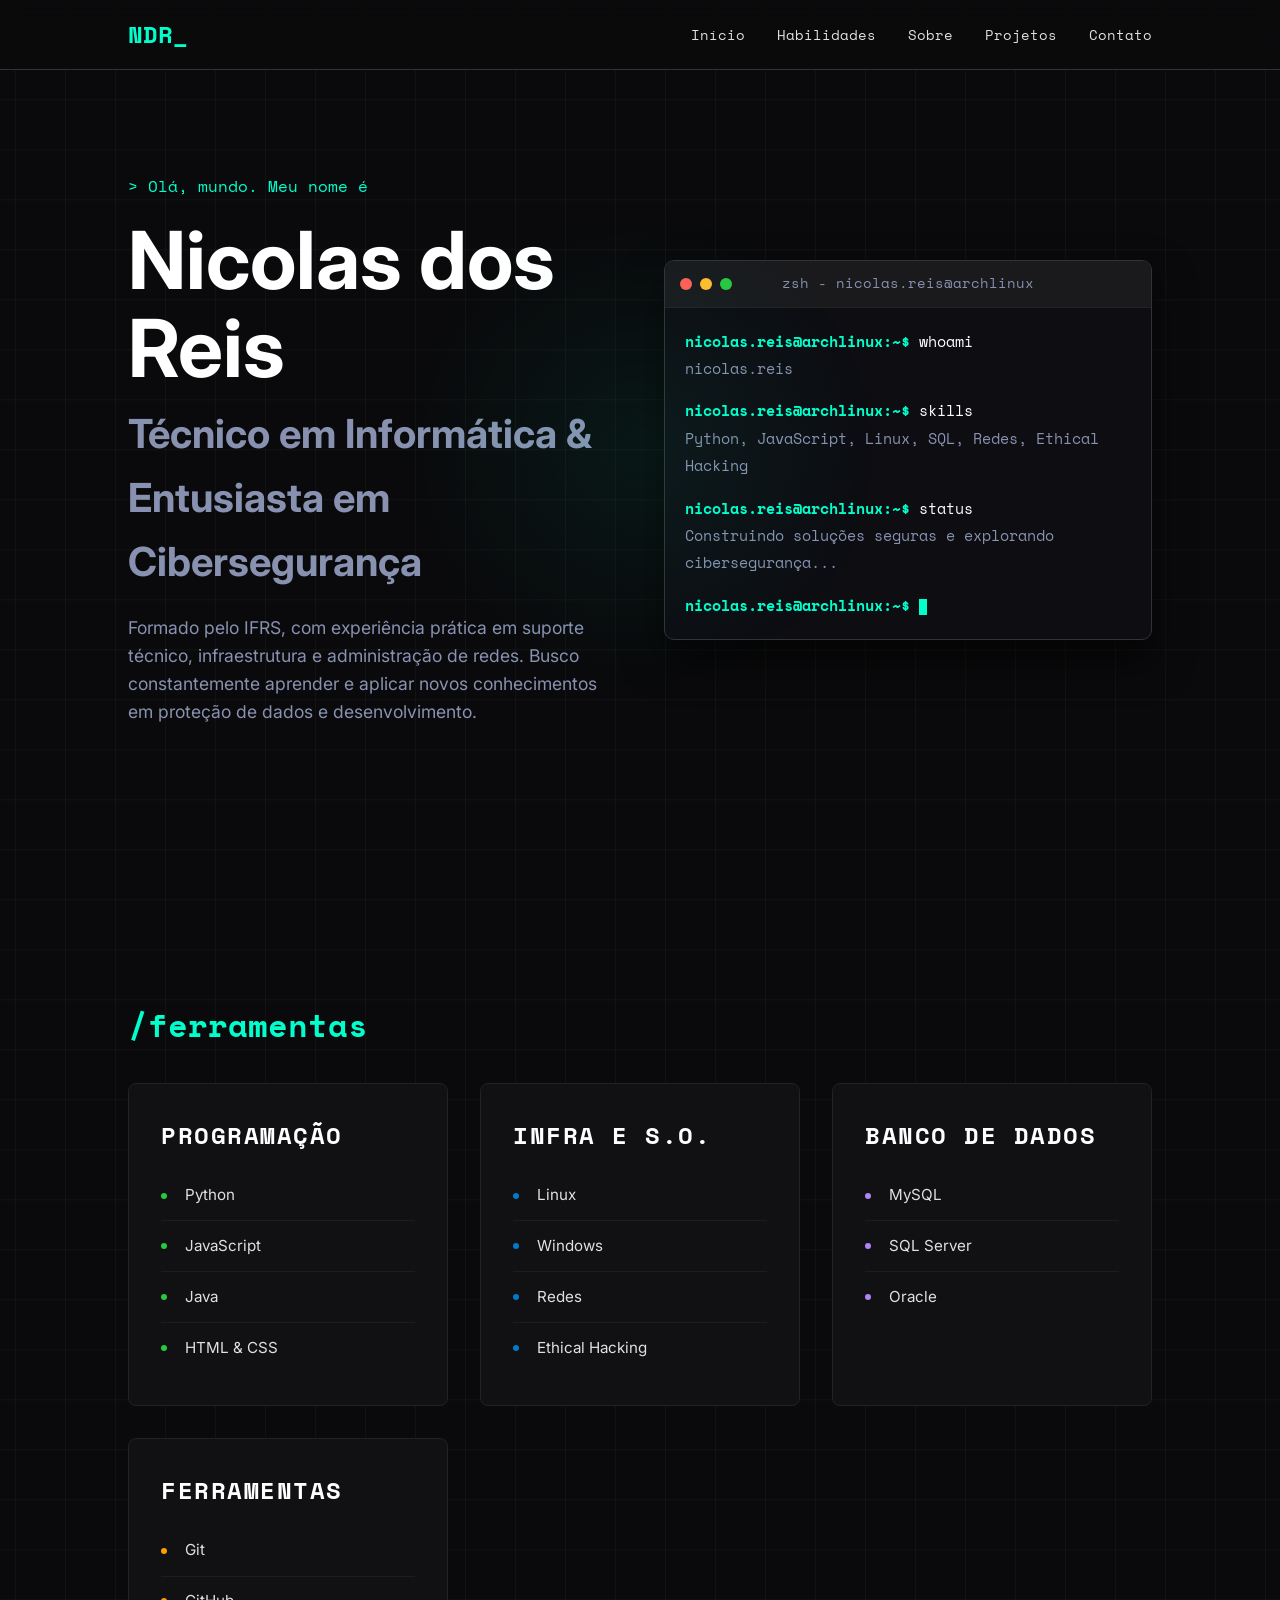
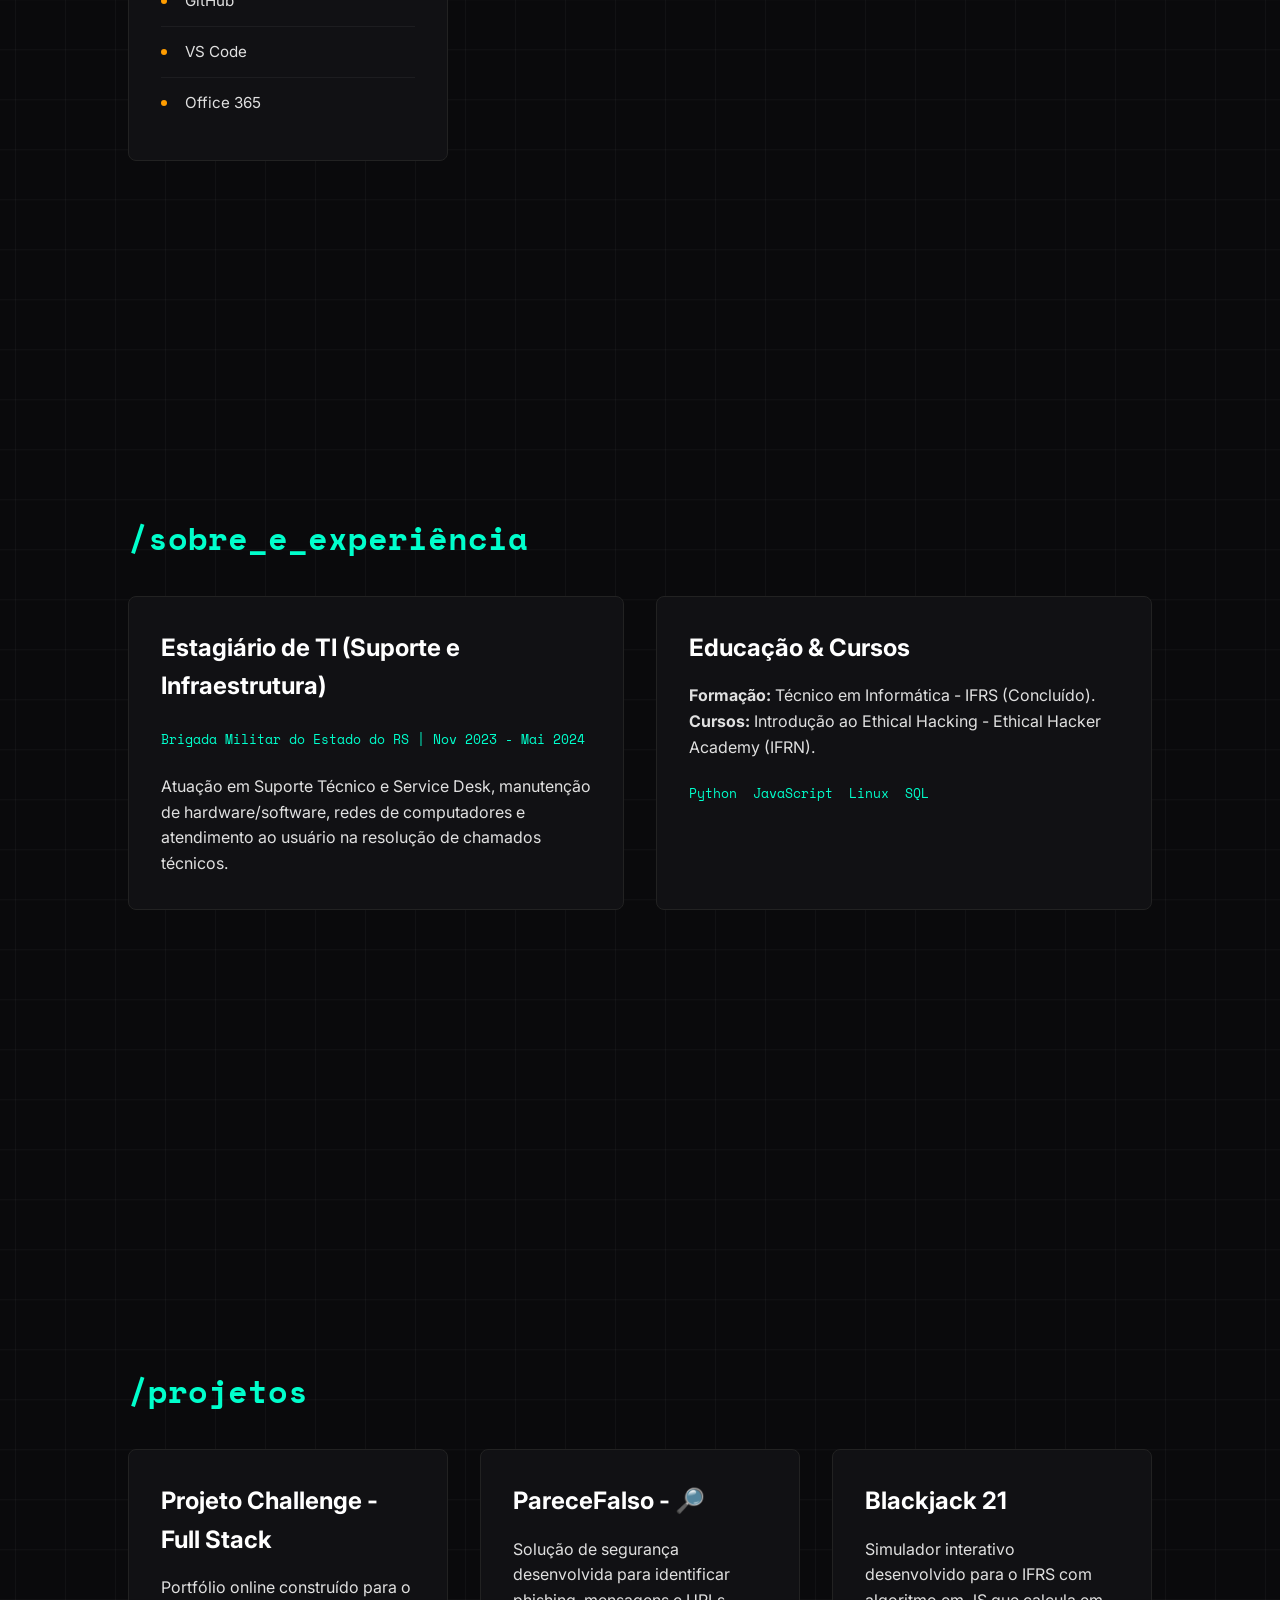
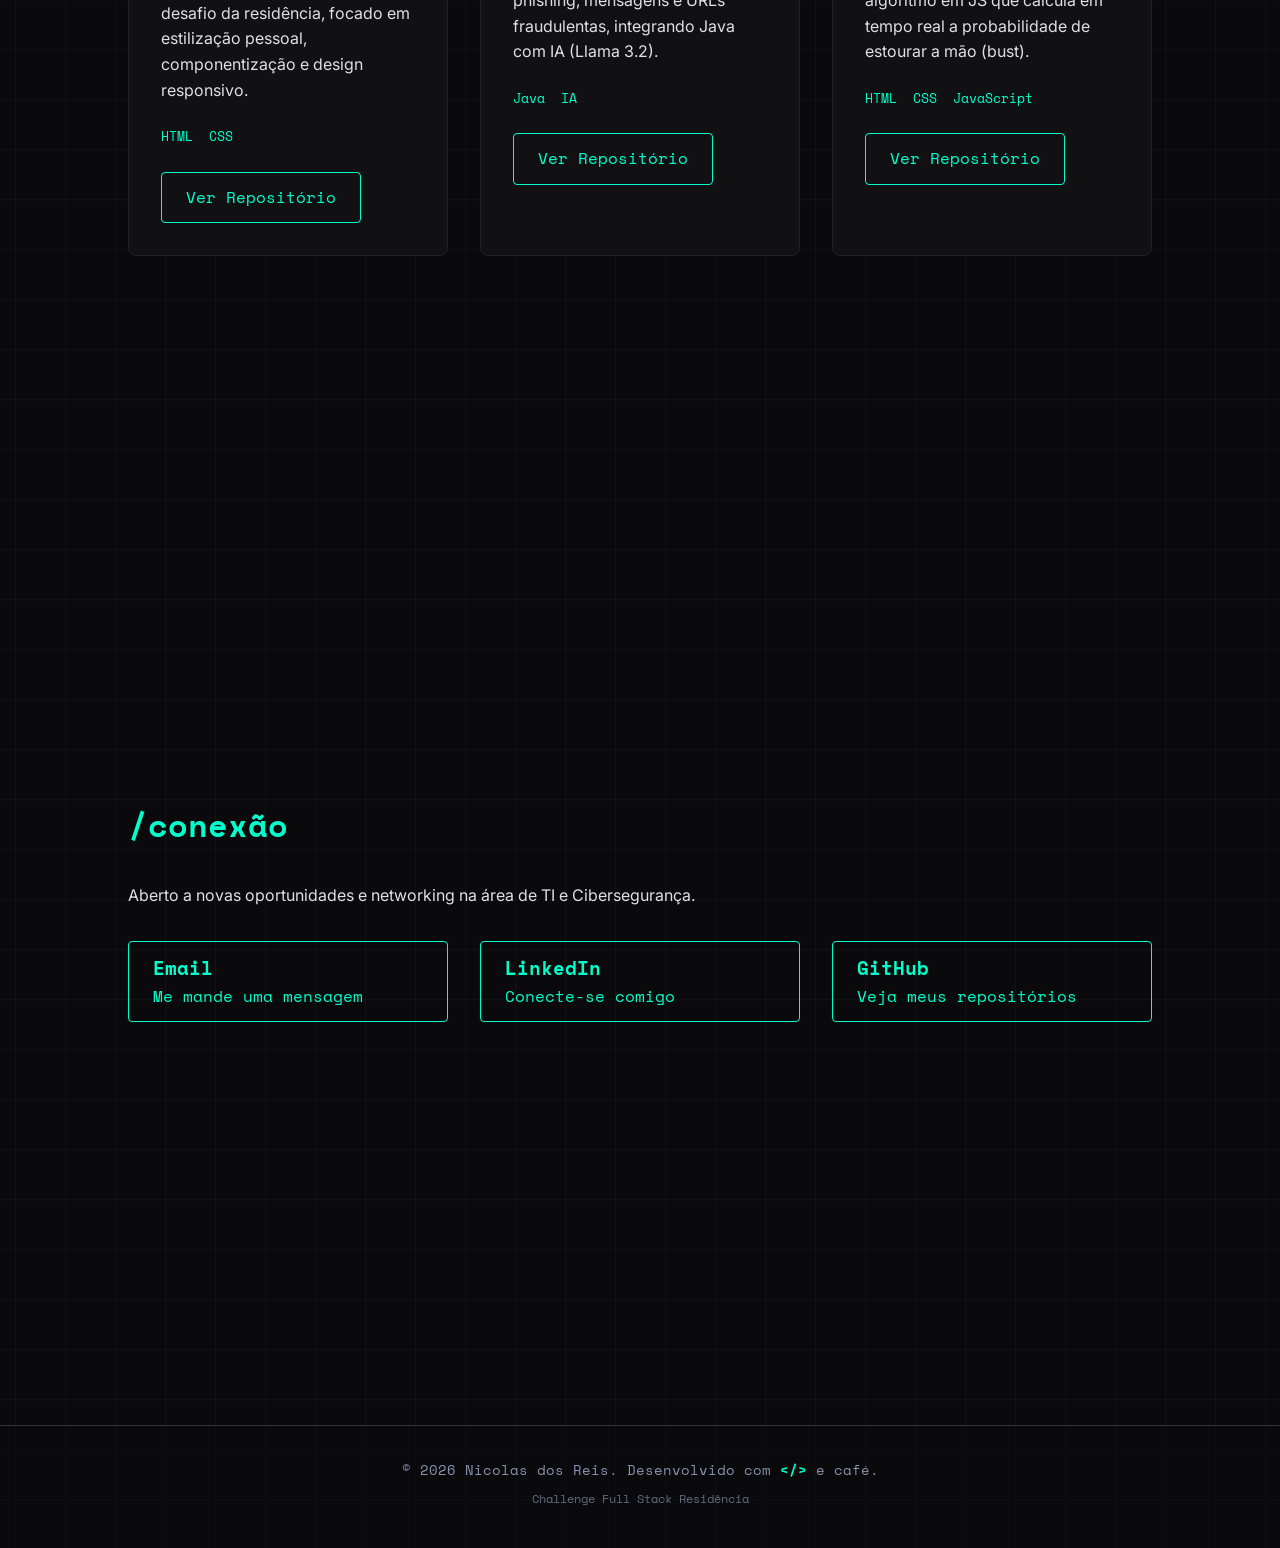
<file: index.html>
<!DOCTYPE html>
<html lang="pt-BR">

<head>
    <meta charset="UTF-8">
    <meta name="viewport" content="width=device-width, initial-scale=1.0">
    <title>Nicolas dos Reis | Portfólio</title>
    <link rel="stylesheet" href="Style/style.css">
    <link href="https://fonts.googleapis.com/css2?family=Inter:wght@400;700&family=Space+Mono:wght@400;700&display=swap" rel="stylesheet">
</head>

<body>
    <div class="mouse-glow"></div>
    
    <nav id="navbar">
        <div class="logo">NDR_</div>
        <ul class="nav-links">
            <li><a href="#home">Início</a></li>
            <li><a href="#habilidades">Habilidades</a></li>
            <li><a href="#sobre">Sobre</a></li>
            <li><a href="#projetos">Projetos</a></li>
            <li><a href="#contato">Contato</a></li>
        </ul>
    </nav>

    <main>
        <!-- Hero Section -->
        <section id="home" class="hero section">
            <div class="hero-content">
                <p class="terminal-text">> Olá, mundo. Meu nome é</p>
                <h1 class="glitch-text">Nicolas dos Reis</h1>
                <h2 class="subtitle">Técnico em Informática & Entusiasta em Cibersegurança</h2>
                <p class="description">Formado pelo IFRS, com experiência prática em suporte técnico, infraestrutura e administração de redes. Busco constantemente aprender e aplicar novos conhecimentos em proteção de dados e desenvolvimento.</p>
            </div>

            <div class="hero-visual">
                <div class="terminal-container">
                    <div class="terminal-header">
                        <div class="terminal-buttons">
                            <span class="btn-close"></span>
                            <span class="btn-minimize"></span>
                            <span class="btn-maximize"></span>
                        </div>
                        <div class="terminal-title">zsh - nicolas.reis@archlinux</div>
                    </div>
                    <div class="terminal-body">
                        <div><span class="prompt-user">nicolas.reis@archlinux:~$</span> <span class="command-text">whoami</span></div>
                        <span class="output-text">nicolas.reis</span>

                        <div><span class="prompt-user">nicolas.reis@archlinux:~$</span> <span class="command-text">skills</span></div>
                        <span class="output-text">Python, JavaScript, Linux, SQL, Redes, Ethical Hacking</span>

                        <div><span class="prompt-user">nicolas.reis@archlinux:~$</span> <span class="command-text">status</span></div>
                        <span class="output-text">Construindo soluções seguras e explorando cibersegurança...</span>

                        <div><span class="prompt-user">nicolas.reis@archlinux:~$</span> <span class="cursor"></span></div>
                    </div>
                </div>
            </div>
        </section>

        <!-- Habilidades -->
        <section id="habilidades" class="section">
            <h2 class="section-title">/ferramentas</h2>
            <div class="project-grid">
                <div class="project-card">
                    <h3 class="skill-category">PROGRAMAÇÃO</h3>
                    <ul class="skill-list dot-green">
                        <li>Python</li>
                        <li>JavaScript</li>
                        <li>Java</li>
                        <li>HTML & CSS</li>
                    </ul>
                </div>
                <div class="project-card">
                    <h3 class="skill-category">INFRA E S.O.</h3>
                    <ul class="skill-list dot-blue">
                        <li>Linux</li>
                        <li>Windows</li>
                        <li>Redes</li>
                        <li>Ethical Hacking</li>
                    </ul>
                </div>
                <div class="project-card">
                    <h3 class="skill-category">BANCO DE DADOS</h3>
                    <ul class="skill-list dot-purple">
                        <li>MySQL</li>
                        <li>SQL Server</li>
                        <li>Oracle</li>
                    </ul>
                </div>
                <div class="project-card">
                    <h3 class="skill-category">FERRAMENTAS</h3>
                    <ul class="skill-list dot-orange">
                        <li>Git</li>
                        <li>GitHub</li>
                        <li>VS Code</li>
                        <li>Office 365</li>
                    </ul>
                </div>
            </div>
        </section>

        <!-- Sobre -->
        <section id="sobre" class="section">
            <h2 class="section-title">/sobre_e_experiência</h2>
            <div class="project-grid">
                <div class="project-card">
                    <h3>Estagiário de TI (Suporte e Infraestrutura)</h3>
                    <p class="tech-stack card-subtext">Brigada Militar do Estado do RS | Nov 2023 - Mai 2024</p>
                    <p>Atuação em Suporte Técnico e Service Desk, manutenção de hardware/software, redes de computadores e atendimento ao usuário na resolução de chamados técnicos.</p>
                </div>
                <div class="project-card">
                    <h3>Educação & Cursos</h3>
                    <p><strong>Formação:</strong> Técnico em Informática - IFRS (Concluído).</p>
                    <p><strong>Cursos:</strong> Introdução ao Ethical Hacking - Ethical Hacker Academy (IFRN).</p>
                    <div class="tech-stack">
                        <span>Python</span>
                        <span>JavaScript</span>
                        <span>Linux</span>
                        <span>SQL</span>
                    </div>
                </div>
            </div>
        </section>

        <!-- Projetos -->
        <section id="projetos" class="section">
            <h2 class="section-title">/projetos</h2>
            <div class="project-grid">
                <div class="project-card">
                    <h3>Projeto Challenge - Full Stack</h3>
                    <p>Portfólio online construído para o desafio da residência, focado em estilização pessoal, componentização e design responsivo.</p>
                    <div class="tech-stack">
                        <span>HTML</span>
                        <span>CSS</span>
                    </div>
                    <a href="https://github.com/KikiEscarlate/Portfolio_Nicolas" class="btn" target="_blank">Ver Repositório</a>
                </div>
                <div class="project-card">
                    <h3>PareceFalso - 🔎</h3>
                    <p>Solução de segurança desenvolvida para identificar phishing, mensagens e URLs fraudulentas, integrando Java com IA (Llama 3.2).</p>
                    <div class="tech-stack">
                        <span>Java</span>
                        <span>IA</span>
                    </div>
                    <a href="https://github.com/CarlosClips/pareceFalsoRick" class="btn" target="_blank">Ver Repositório</a>
                </div>
                <div class="project-card">
                    <h3>Blackjack 21</h3>
                    <p>Simulador interativo desenvolvido para o IFRS com algoritmo em JS que calcula em tempo real a probabilidade de estourar a mão (bust).</p>
                    <div class="tech-stack">
                        <span>HTML</span>
                        <span>CSS</span>
                        <span>JavaScript</span>
                    </div>
                    <a href="https://github.com/KikiEscarlate/Trabalho-blackjack" class="btn" target="_blank">Ver Repositório</a>
                </div>
            </div>
        </section>

       <!-- Contato -->
        <section id="contato" class="section">
            <h2 class="section-title">/conexão</h2>
            <p class="description" style="margin-bottom: 2rem;">Aberto a novas oportunidades e networking na área de TI e Cibersegurança.</p>
            
            <div class="project-grid">
                <a href="mailto:nicolasdosreislopes@gmail.com" class="btn">
                    <h3>Email</h3>
                    <p class="card-subtext">Me mande uma mensagem</p>
                </a>
                <a href="https://www.linkedin.com/in/nicolas-reis-682506247" class="btn" target="_blank">
                    <h3>LinkedIn</h3>
                    <p class="card-subtext">Conecte-se comigo</p>
                </a>
                <a href="https://github.com/KikiEscarlate" class="btn" target="_blank">
                    <h3>GitHub</h3>
                    <p class="card-subtext">Veja meus repositórios</p>
                </a>
            </div>
        </section>
    </main>

    <!-- O Footer agora está no lugar correto, dentro do body -->
    <footer class="footer">
        <div class="footer-content">
            <p>&copy; 2026 Nicolas dos Reis. Desenvolvido com <span class="highlight-code">&lt;/&gt;</span> e café.</p>
            <p class="footer-subtext">Challenge Full Stack Residência</p>
        </div>
    </footer>

    <script src="Scripts/script.js"></script>
</body>
</html>
</file>
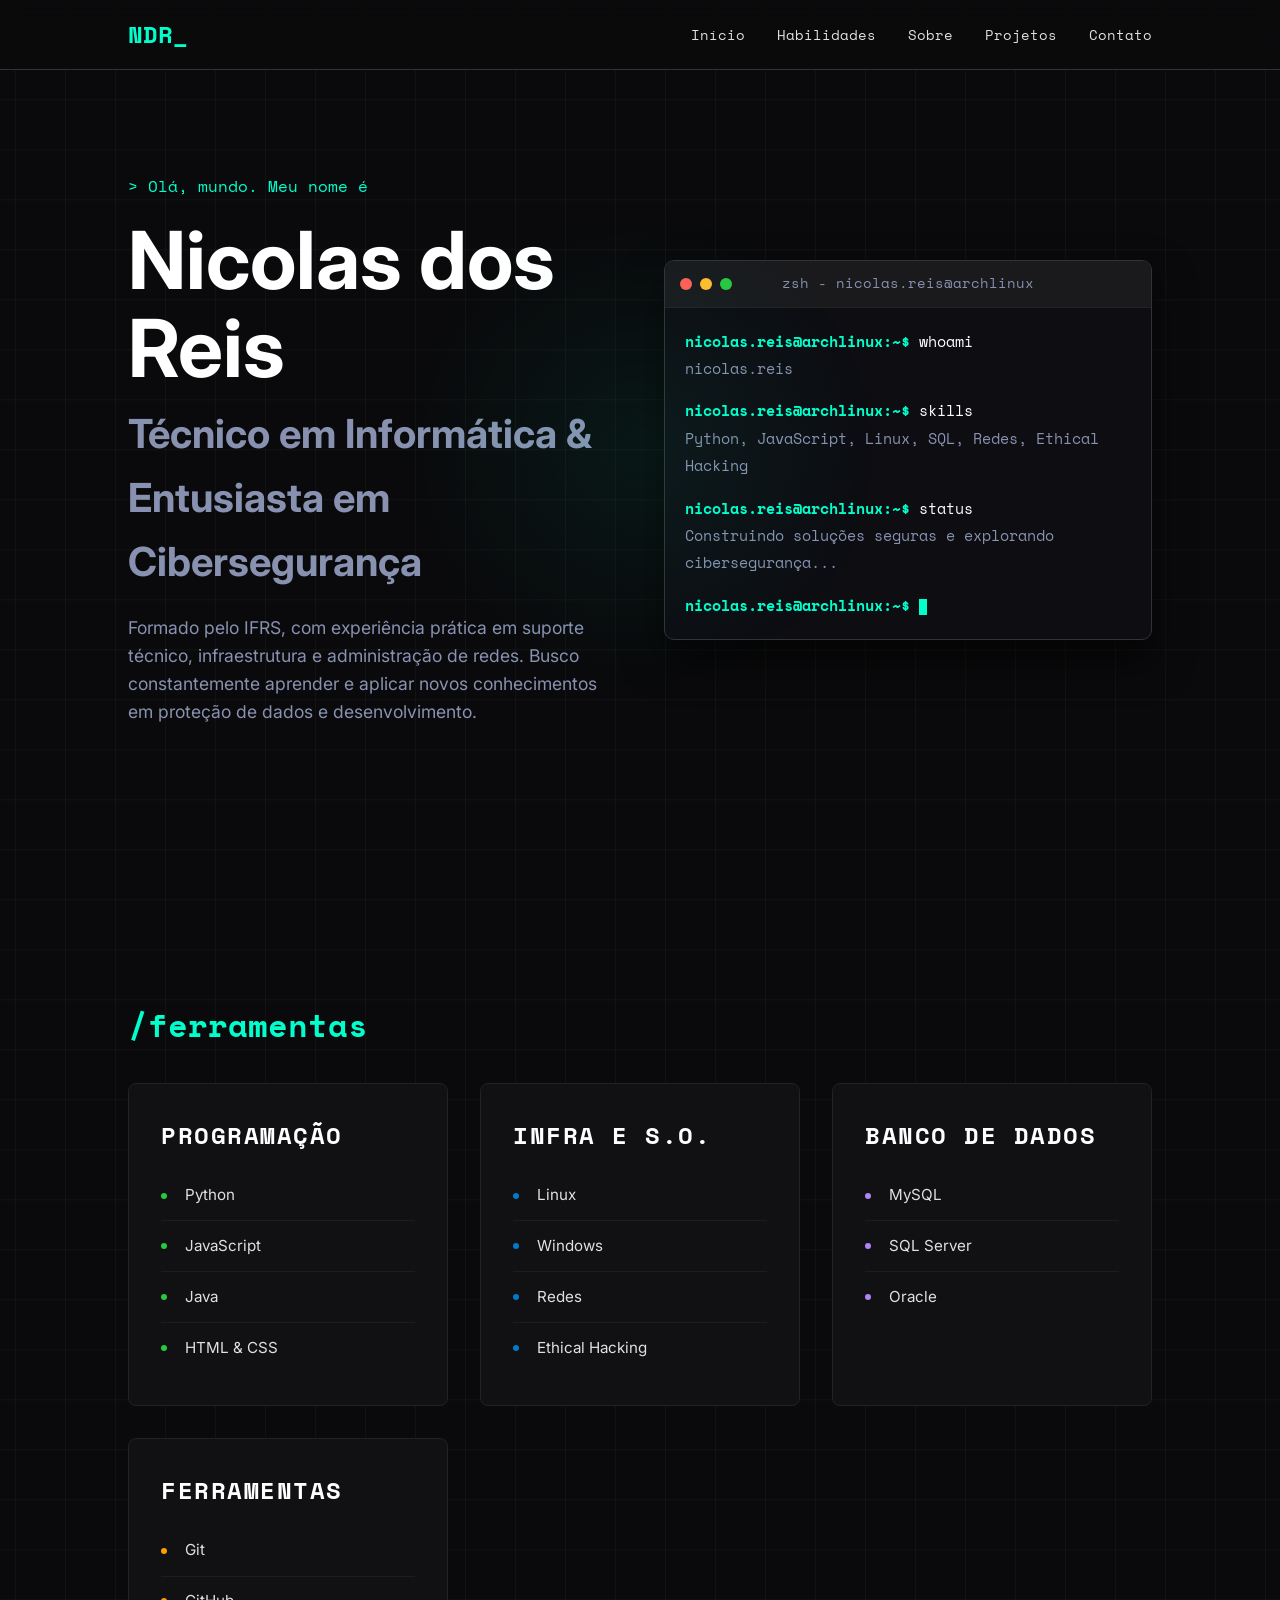
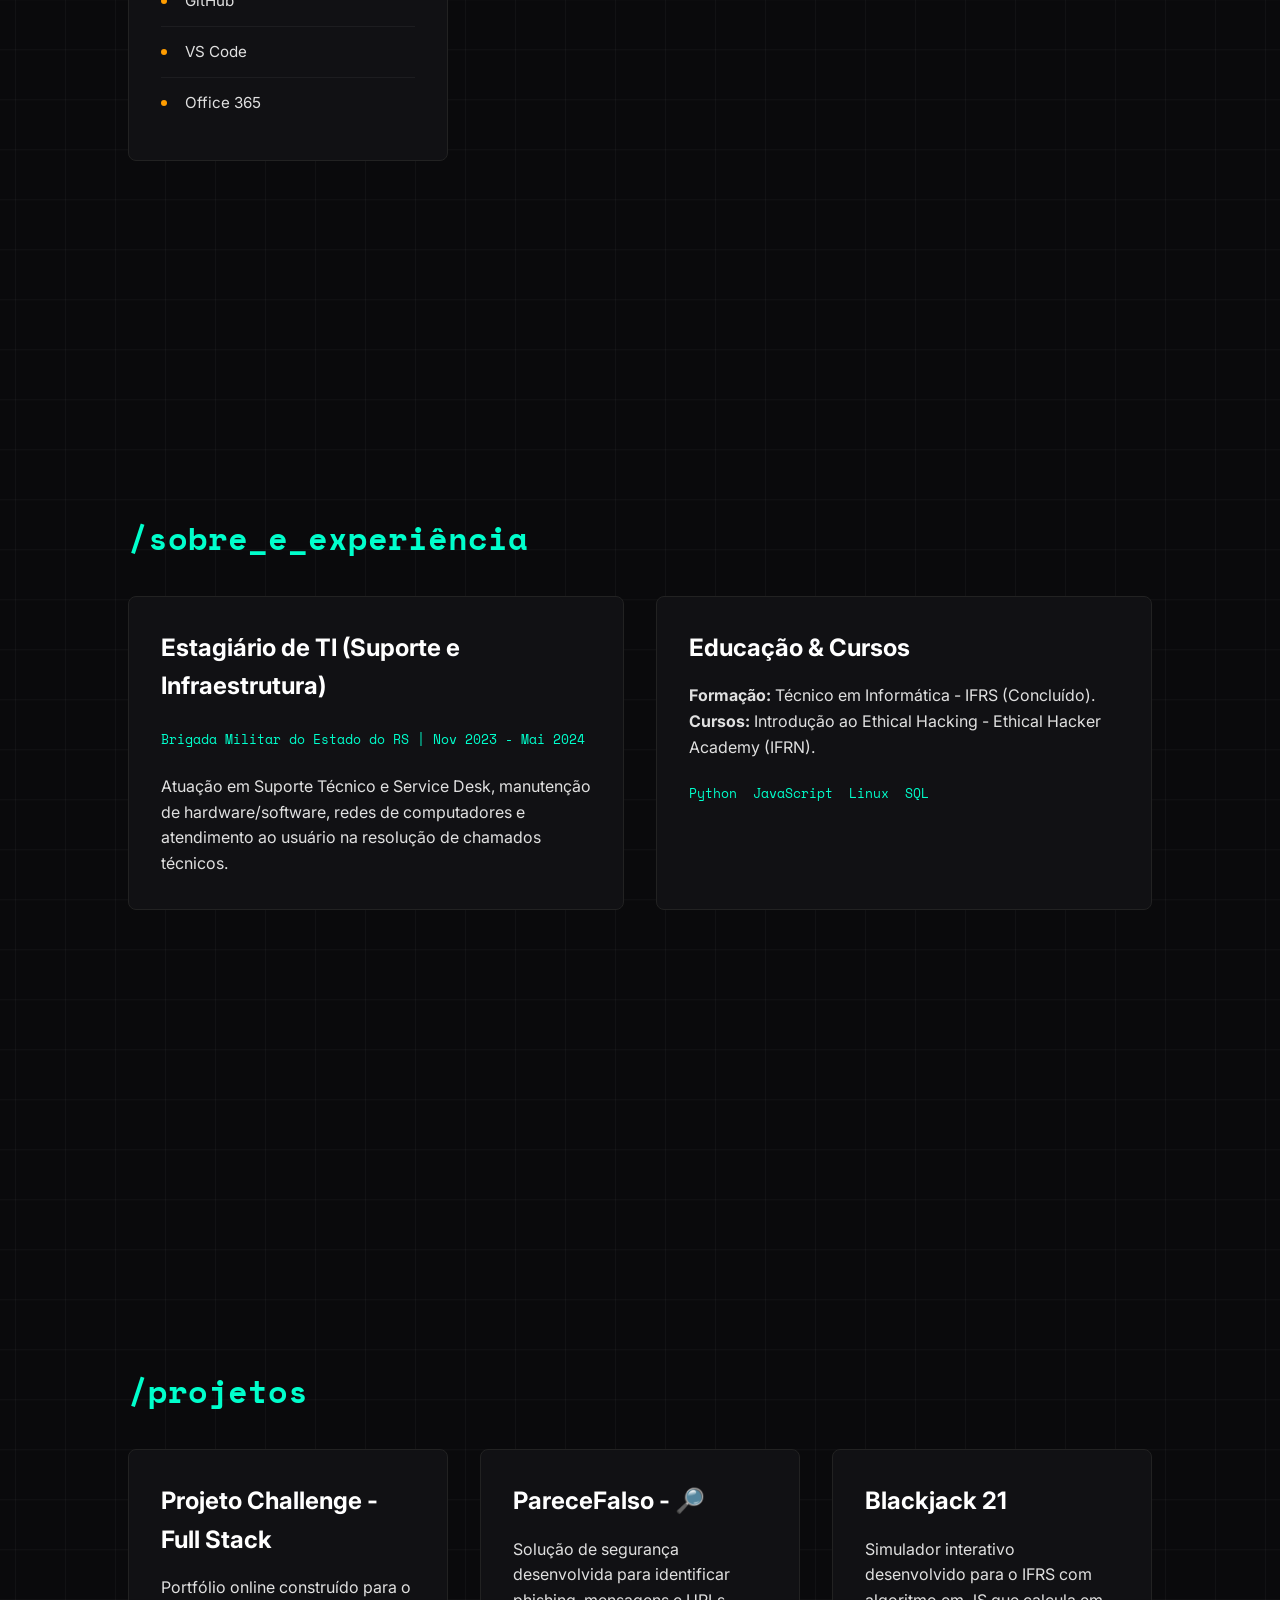
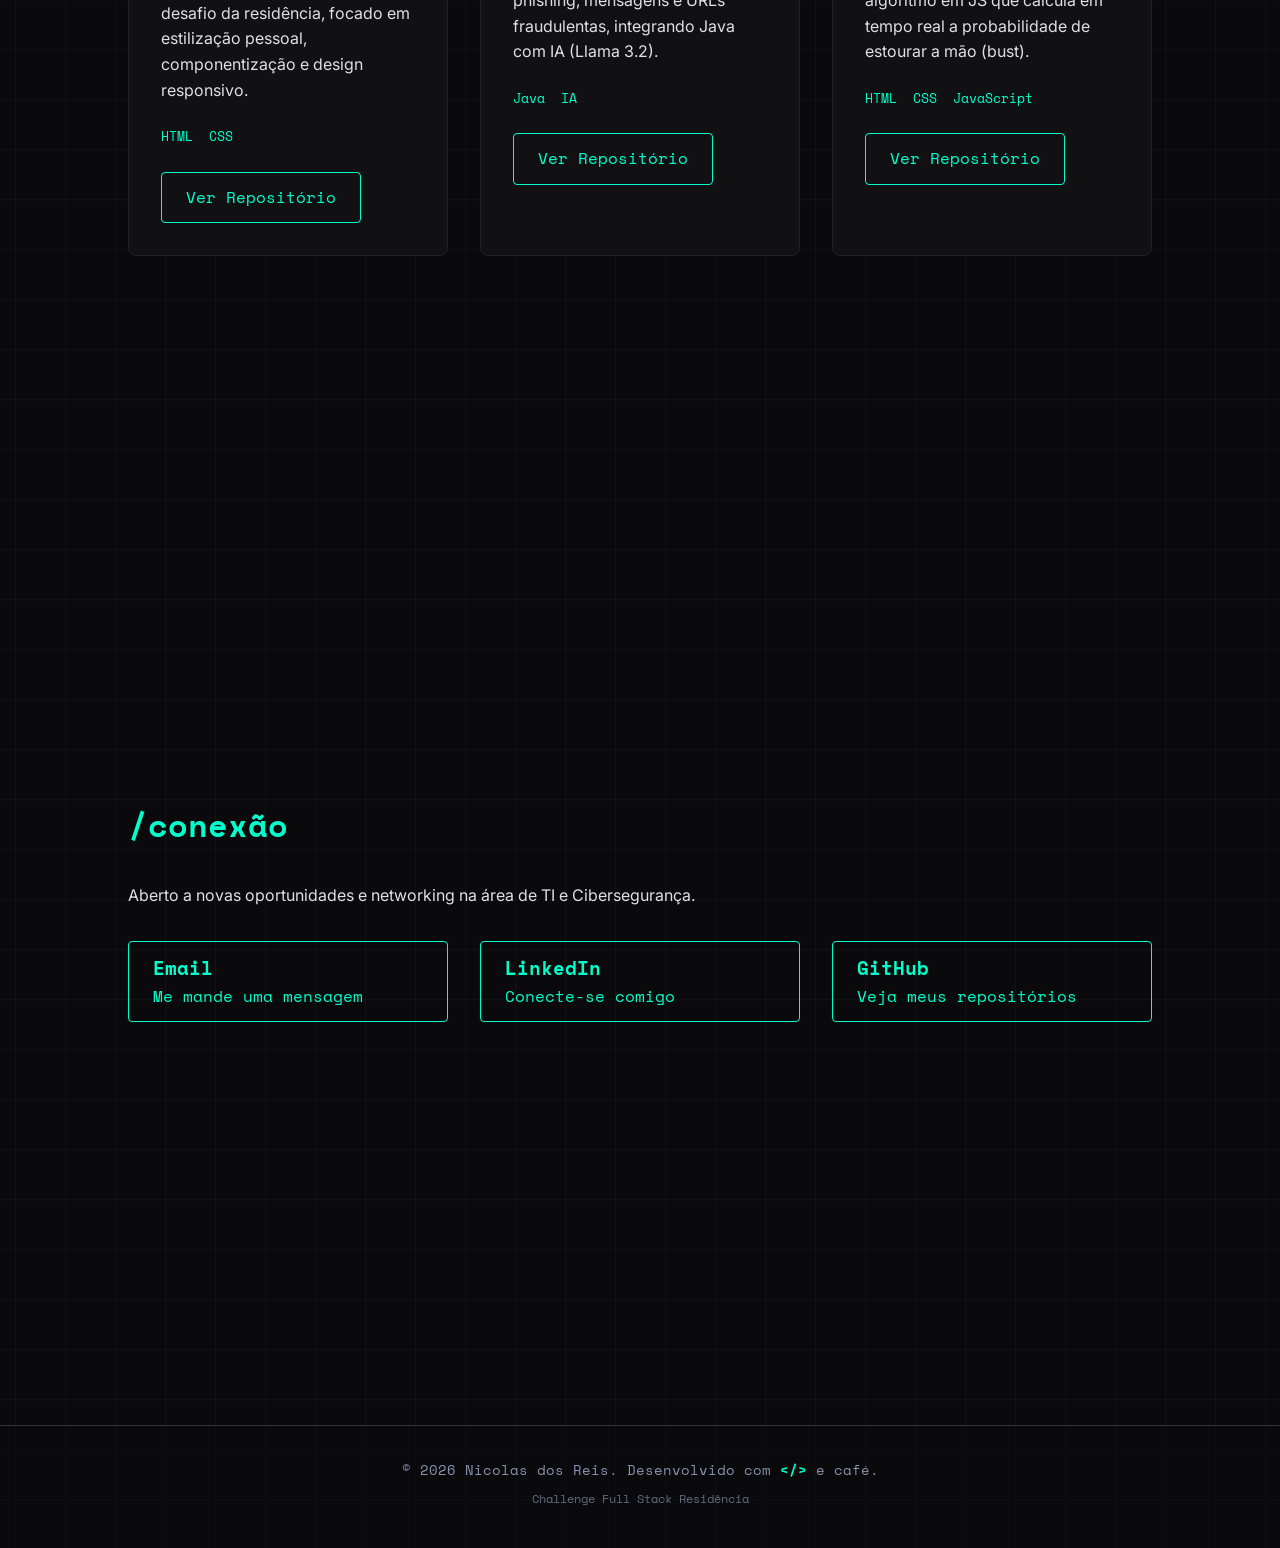
<file: main.html>
<!DOCTYPE html>
<html lang="pt-BR">

<head>
    <meta charset="UTF-8">
    <meta name="viewport" content="width=device-width, initial-scale=1.0">
    <title>Nicolas dos Reis | Portfólio</title>
    <link rel="stylesheet" href="Style/style.css">
    <link href="https://fonts.googleapis.com/css2?family=Inter:wght@400;700&family=Space+Mono:wght@400;700&display=swap" rel="stylesheet">
</head>

<body>
    <div class="mouse-glow"></div>
    
    <nav id="navbar">
        <div class="logo">NDR_</div>
        <ul class="nav-links">
            <li><a href="#home">Início</a></li>
            <li><a href="#habilidades">Habilidades</a></li>
            <li><a href="#sobre">Sobre</a></li>
            <li><a href="#projetos">Projetos</a></li>
            <li><a href="#contato">Contato</a></li>
        </ul>
    </nav>

    <main>
        <!-- Hero Section -->
        <section id="home" class="hero section">
            <div class="hero-content">
                <p class="terminal-text">> Olá, mundo. Meu nome é</p>
                <h1 class="glitch-text">Nicolas dos Reis</h1>
                <h2 class="subtitle">Técnico em Informática & Entusiasta em Cibersegurança</h2>
                <p class="description">Formado pelo IFRS, com experiência prática em suporte técnico, infraestrutura e administração de redes. Busco constantemente aprender e aplicar novos conhecimentos em proteção de dados e desenvolvimento.</p>
            </div>

            <div class="hero-visual">
                <div class="terminal-container">
                    <div class="terminal-header">
                        <div class="terminal-buttons">
                            <span class="btn-close"></span>
                            <span class="btn-minimize"></span>
                            <span class="btn-maximize"></span>
                        </div>
                        <div class="terminal-title">zsh - nicolas.reis@archlinux</div>
                    </div>
                    <div class="terminal-body">
                        <div><span class="prompt-user">nicolas.reis@archlinux:~$</span> <span class="command-text">whoami</span></div>
                        <span class="output-text">nicolas.reis</span>

                        <div><span class="prompt-user">nicolas.reis@archlinux:~$</span> <span class="command-text">skills</span></div>
                        <span class="output-text">Python, JavaScript, Linux, SQL, Redes, Ethical Hacking</span>

                        <div><span class="prompt-user">nicolas.reis@archlinux:~$</span> <span class="command-text">status</span></div>
                        <span class="output-text">Construindo soluções seguras e explorando cibersegurança...</span>

                        <div><span class="prompt-user">nicolas.reis@archlinux:~$</span> <span class="cursor"></span></div>
                    </div>
                </div>
            </div>
        </section>

        <!-- Habilidades -->
        <section id="habilidades" class="section">
            <h2 class="section-title">/ferramentas</h2>
            <div class="project-grid">
                <div class="project-card">
                    <h3 class="skill-category">PROGRAMAÇÃO</h3>
                    <ul class="skill-list dot-green">
                        <li>Python</li>
                        <li>JavaScript</li>
                        <li>Java</li>
                        <li>HTML & CSS</li>
                    </ul>
                </div>
                <div class="project-card">
                    <h3 class="skill-category">INFRA E S.O.</h3>
                    <ul class="skill-list dot-blue">
                        <li>Linux</li>
                        <li>Windows</li>
                        <li>Redes</li>
                        <li>Ethical Hacking</li>
                    </ul>
                </div>
                <div class="project-card">
                    <h3 class="skill-category">BANCO DE DADOS</h3>
                    <ul class="skill-list dot-purple">
                        <li>MySQL</li>
                        <li>SQL Server</li>
                        <li>Oracle</li>
                    </ul>
                </div>
                <div class="project-card">
                    <h3 class="skill-category">FERRAMENTAS</h3>
                    <ul class="skill-list dot-orange">
                        <li>Git</li>
                        <li>GitHub</li>
                        <li>VS Code</li>
                        <li>Office 365</li>
                    </ul>
                </div>
            </div>
        </section>

        <!-- Sobre -->
        <section id="sobre" class="section">
            <h2 class="section-title">/sobre_e_experiência</h2>
            <div class="project-grid">
                <div class="project-card">
                    <h3>Estagiário de TI (Suporte e Infraestrutura)</h3>
                    <p class="tech-stack card-subtext">Brigada Militar do Estado do RS | Nov 2023 - Mai 2024</p>
                    <p>Atuação em Suporte Técnico e Service Desk, manutenção de hardware/software, redes de computadores e atendimento ao usuário na resolução de chamados técnicos.</p>
                </div>
                <div class="project-card">
                    <h3>Educação & Cursos</h3>
                    <p><strong>Formação:</strong> Técnico em Informática - IFRS (Concluído).</p>
                    <p><strong>Cursos:</strong> Introdução ao Ethical Hacking - Ethical Hacker Academy (IFRN).</p>
                    <div class="tech-stack">
                        <span>Python</span>
                        <span>JavaScript</span>
                        <span>Linux</span>
                        <span>SQL</span>
                    </div>
                </div>
            </div>
        </section>

        <!-- Projetos -->
        <section id="projetos" class="section">
            <h2 class="section-title">/projetos</h2>
            <div class="project-grid">
                <div class="project-card">
                    <h3>Projeto Challenge - Full Stack</h3>
                    <p>Portfólio online construído para o desafio da residência, focado em estilização pessoal, componentização e design responsivo.</p>
                    <div class="tech-stack">
                        <span>HTML</span>
                        <span>CSS</span>
                    </div>
                    <a href="https://github.com/KikiEscarlate/Portfolio_Nicolas" class="btn" target="_blank">Ver Repositório</a>
                </div>
                <div class="project-card">
                    <h3>PareceFalso - 🔎</h3>
                    <p>Solução de segurança desenvolvida para identificar phishing, mensagens e URLs fraudulentas, integrando Java com IA (Llama 3.2).</p>
                    <div class="tech-stack">
                        <span>Java</span>
                        <span>IA</span>
                    </div>
                    <a href="https://github.com/CarlosClips/pareceFalsoRick" class="btn" target="_blank">Ver Repositório</a>
                </div>
                <div class="project-card">
                    <h3>Blackjack 21</h3>
                    <p>Simulador interativo desenvolvido para o IFRS com algoritmo em JS que calcula em tempo real a probabilidade de estourar a mão (bust).</p>
                    <div class="tech-stack">
                        <span>HTML</span>
                        <span>CSS</span>
                        <span>JavaScript</span>
                    </div>
                    <a href="https://github.com/KikiEscarlate/Trabalho-blackjack" class="btn" target="_blank">Ver Repositório</a>
                </div>
            </div>
        </section>

       <!-- Contato -->
        <section id="contato" class="section">
            <h2 class="section-title">/conexão</h2>
            <p class="description" style="margin-bottom: 2rem;">Aberto a novas oportunidades e networking na área de TI e Cibersegurança.</p>
            
            <div class="project-grid">
                <a href="mailto:nicolasdosreislopes@gmail.com" class="btn">
                    <h3>Email</h3>
                    <p class="card-subtext">Me mande uma mensagem</p>
                </a>
                <a href="https://www.linkedin.com/in/nicolas-reis-682506247" class="btn" target="_blank">
                    <h3>LinkedIn</h3>
                    <p class="card-subtext">Conecte-se comigo</p>
                </a>
                <a href="https://github.com/KikiEscarlate" class="btn" target="_blank">
                    <h3>GitHub</h3>
                    <p class="card-subtext">Veja meus repositórios</p>
                </a>
            </div>
        </section>
    </main>

    <!-- O Footer agora está no lugar correto, dentro do body -->
    <footer class="footer">
        <div class="footer-content">
            <p>&copy; 2026 Nicolas dos Reis. Desenvolvido com <span class="highlight-code">&lt;/&gt;</span> e café.</p>
            <p class="footer-subtext">Challenge Full Stack Residência</p>
        </div>
    </footer>

    <script src="Scripts/script.js"></script>
</body>
</html>
</file>
<file: Style/style.css>
:root {
    --bg-color: #0a0a0c;
    --text-primary: #e0e0e0;
    --text-secondary: #8892b0;
    --accent-color: #00ffcc;
    --border-color: #333333;
    --font-mono: 'Space Mono', monospace;
    --font-sans: 'Inter', sans-serif;
}

* {
    margin: 0;
    padding: 0;
    box-sizing: border-box;
}

html {
    scroll-behavior: smooth;
}

body {
    background-color: var(--bg-color);
    background-image:
        linear-gradient(rgba(255, 255, 255, 0.03) 1px, transparent 1px),
        linear-gradient(90deg, rgba(255, 255, 255, 0.03) 1px, transparent 1px);
    background-size: 50px 50px;
    background-position: center center;

    color: var(--text-primary);
    font-family: var(--font-sans);
    line-height: 1.6;
    overflow-x: hidden;
}

/* Navegação Minimalista */
nav {
    display: flex;
    justify-content: space-between;
    align-items: center;
    padding: 1rem 10%;
    border-bottom: 1px solid var(--border-color);
    position: fixed;
    width: 100%;
    height: 70px;
    background: rgba(10, 10, 12, 0.9);
    backdrop-filter: blur(10px);
    z-index: 100;
}

.logo {
    font-family: var(--font-mono);
    font-weight: 700;
    font-size: 1.5rem;
    color: var(--accent-color);
}

.nav-links {
    list-style: none;
    display: flex;
    gap: 2rem;
}

.nav-links a {
    color: var(--text-primary);
    text-decoration: none;
    font-family: var(--font-mono);
    font-size: 0.9rem;
    transition: color 0.3s ease;
}

.nav-links a:hover {
    color: var(--accent-color);
}

/* Layout Geral das Seções */
.section {
    min-height: 100vh;
    display: flex;
    flex-direction: column;
    justify-content: center;
    padding: 100px 10%;
}

.section-title {
    font-family: var(--font-mono);
    color: var(--accent-color);
    font-size: 2rem;
    margin-bottom: 2rem;
}

/* LAYOUT DA HERO SECTION  */
.hero {
    display: flex;
    flex-direction: row;
    justify-content: space-between;
    align-items: center;
    gap: 3rem;
}

.hero-content {
    flex: 1;
    max-width: 600px;
}

.hero-visual {
    flex: 1;
    display: flex;
    justify-content: flex-end;
}

/* Textos da Hero Section */
.hero .terminal-text {
    font-family: var(--font-mono);
    color: var(--accent-color);
    margin-bottom: 1rem;
}

.hero h1 {
    font-size: clamp(40px, 8vw, 80px);
    font-weight: 700;
    color: #ffffff;
    line-height: 1.1;
}

.hero h2 {
    font-size: clamp(20px, 4vw, 40px);
    color: var(--text-secondary);
    margin-top: 10px;
}

.hero .description {
    max-width: 600px;
    margin-top: 20px;
    color: var(--text-secondary);
    font-size: 1.1rem;
}

/* ESTILOS DO TERMINAL */
.terminal-container {
    background-color: #0d0d12;
    border: 1px solid var(--border-color);
    border-radius: 10px;
    width: 100%;
    max-width: 550px;
    box-shadow: 0 20px 40px rgba(0, 0, 0, 0.6);
    font-family: var(--font-mono);
    overflow: hidden;
    text-align: left;
}

.terminal-header {
    background-color: #1a1a1d;
    padding: 12px 15px;
    display: flex;
    align-items: center;
    border-bottom: 1px solid #222;
    position: relative;
}

.terminal-buttons {
    display: flex;
    gap: 8px;
    position: absolute;
}

.terminal-buttons span {
    width: 12px;
    height: 12px;
    border-radius: 50%;
}

.btn-close {
    background-color: #ff5f56;
}

.btn-minimize {
    background-color: #ffbd2e;
}

.btn-maximize {
    background-color: #27c93f;
}

.terminal-title {
    color: var(--text-secondary);
    font-size: 0.85rem;
    margin: 0 auto;
}

.terminal-body {
    padding: 20px;
    font-size: 0.95rem;
    line-height: 1.8;
}

.prompt-user {
    color: var(--accent-color);
    font-weight: bold;
}

.command-text {
    color: #ffffff;
}

.output-text {
    color: var(--text-secondary);
    display: block;
    margin-bottom: 15px;
}

.cursor {
    display: inline-block;
    width: 8px;
    height: 16px;
    background-color: var(--accent-color);
    vertical-align: middle;
    animation: blink 1s step-end infinite;
}

@keyframes blink {

    0%,
    100% {
        opacity: 1;
    }

    50% {
        opacity: 0;
    }
}

/* SISTEMA DE GRID E CARDS DE PROJETOS */
.project-grid {
    display: grid;
    grid-template-columns: repeat(auto-fit, minmax(300px, 1fr));
    gap: 2rem;
}

.project-card {
    background: #111114;
    border: 1px solid #222;
    padding: 2rem;
    border-radius: 8px;
    transition: transform 0.3s ease, border-color 0.3s ease, box-shadow 0.3s ease;
}

.project-card h3 {
    font-size: 1.5rem;
    margin-bottom: 1rem;
    color: #ffffff;
}

.project-card:hover {
    transform: translateY(-5px);
    border-color: var(--accent-color);
    box-shadow: 0 0 15px rgba(0, 255, 204, 0.1);
}

.tech-stack {
    font-family: var(--font-mono);
    font-size: 0.8rem;
    color: var(--accent-color);
    margin: 1.5rem 0;
    display: flex;
    flex-wrap: wrap;
    gap: 1rem;
}

/* BOTÕES E LINKS */
.btn {
    display: inline-block;
    padding: 0.75rem 1.5rem;
    border: 1px solid var(--accent-color);
    color: var(--accent-color);
    text-decoration: none;
    font-family: var(--font-mono);
    border-radius: 4px;
    transition: all 0.3s ease;
}

.btn:hover {
    background: rgba(0, 255, 204, 0.1);
}

/* Textos e Listas das Habilidades */
.skill-category {
    font-family: var(--font-mono);
    font-size: 0.85rem;
    letter-spacing: 1.5px;
    margin-bottom: 1.5rem;
    text-transform: uppercase;
    color: #a8b1ff;
}

.skill-list {
    list-style: none;
    padding: 0;
}

.skill-list li {
    position: relative;
    padding: 0.8rem 0;
    padding-left: 1.5rem;
    border-bottom: 1px solid rgba(255, 255, 255, 0.05);
    color: var(--text-primary);
    font-size: 0.95rem;
}

.skill-list li:last-child {
    border-bottom: none;
}

.skill-list li::before {
    content: '';
    position: absolute;
    left: 0;
    top: 50%;
    transform: translateY(-50%);
    width: 6px;
    height: 6px;
    border-radius: 50%;
}

.dot-green li::before {
    background-color: #27c93f;
}

.dot-blue li::before {
    background-color: #007acc;
}

.dot-purple li::before {
    background-color: #b084f5;
}

.dot-orange li::before {
    background-color: #ff9d00;
}

/* EFEITO DE ILUMINAÇÃO DO MOUSE */
.mouse-glow {
    position: fixed;
    top: 0;
    left: 0;
    width: 100vw;
    height: 100vh;
    pointer-events: none;
    z-index: 9999;
    background: radial-gradient(600px circle at var(--mouse-x, 50vw) var(--mouse-y, 50vh),
            rgba(0, 255, 204, 0.06),
            transparent 40%);
}

/* RESPONSIVIDADE */
@media (max-width: 900px) {
    .hero {
        flex-direction: column;
        text-align: center;
    }

    .hero-content {
        max-width: 100%;
    }

    .hero-visual {
        justify-content: center;
        width: 100%;
        margin-top: 3rem;
    }

    .terminal-container {
        text-align: left;
    }
}

/*FOOTER */
.footer {
    border-top: 1px solid var(--border-color);
    padding: 2rem 10%;
    text-align: center;
    background-color: rgba(10, 10, 12, 0.5);
    margin-top: 4rem;
}

.footer-content p {
    color: var(--text-secondary);
    font-family: var(--font-mono);
    font-size: 0.9rem;
    margin-bottom: 0.5rem;
}

.footer-content .footer-subtext {
    font-size: 0.75rem;
    opacity: 0.7;
}

.highlight-code {
    color: var(--accent-color);
    font-weight: bold;
}
</file>
